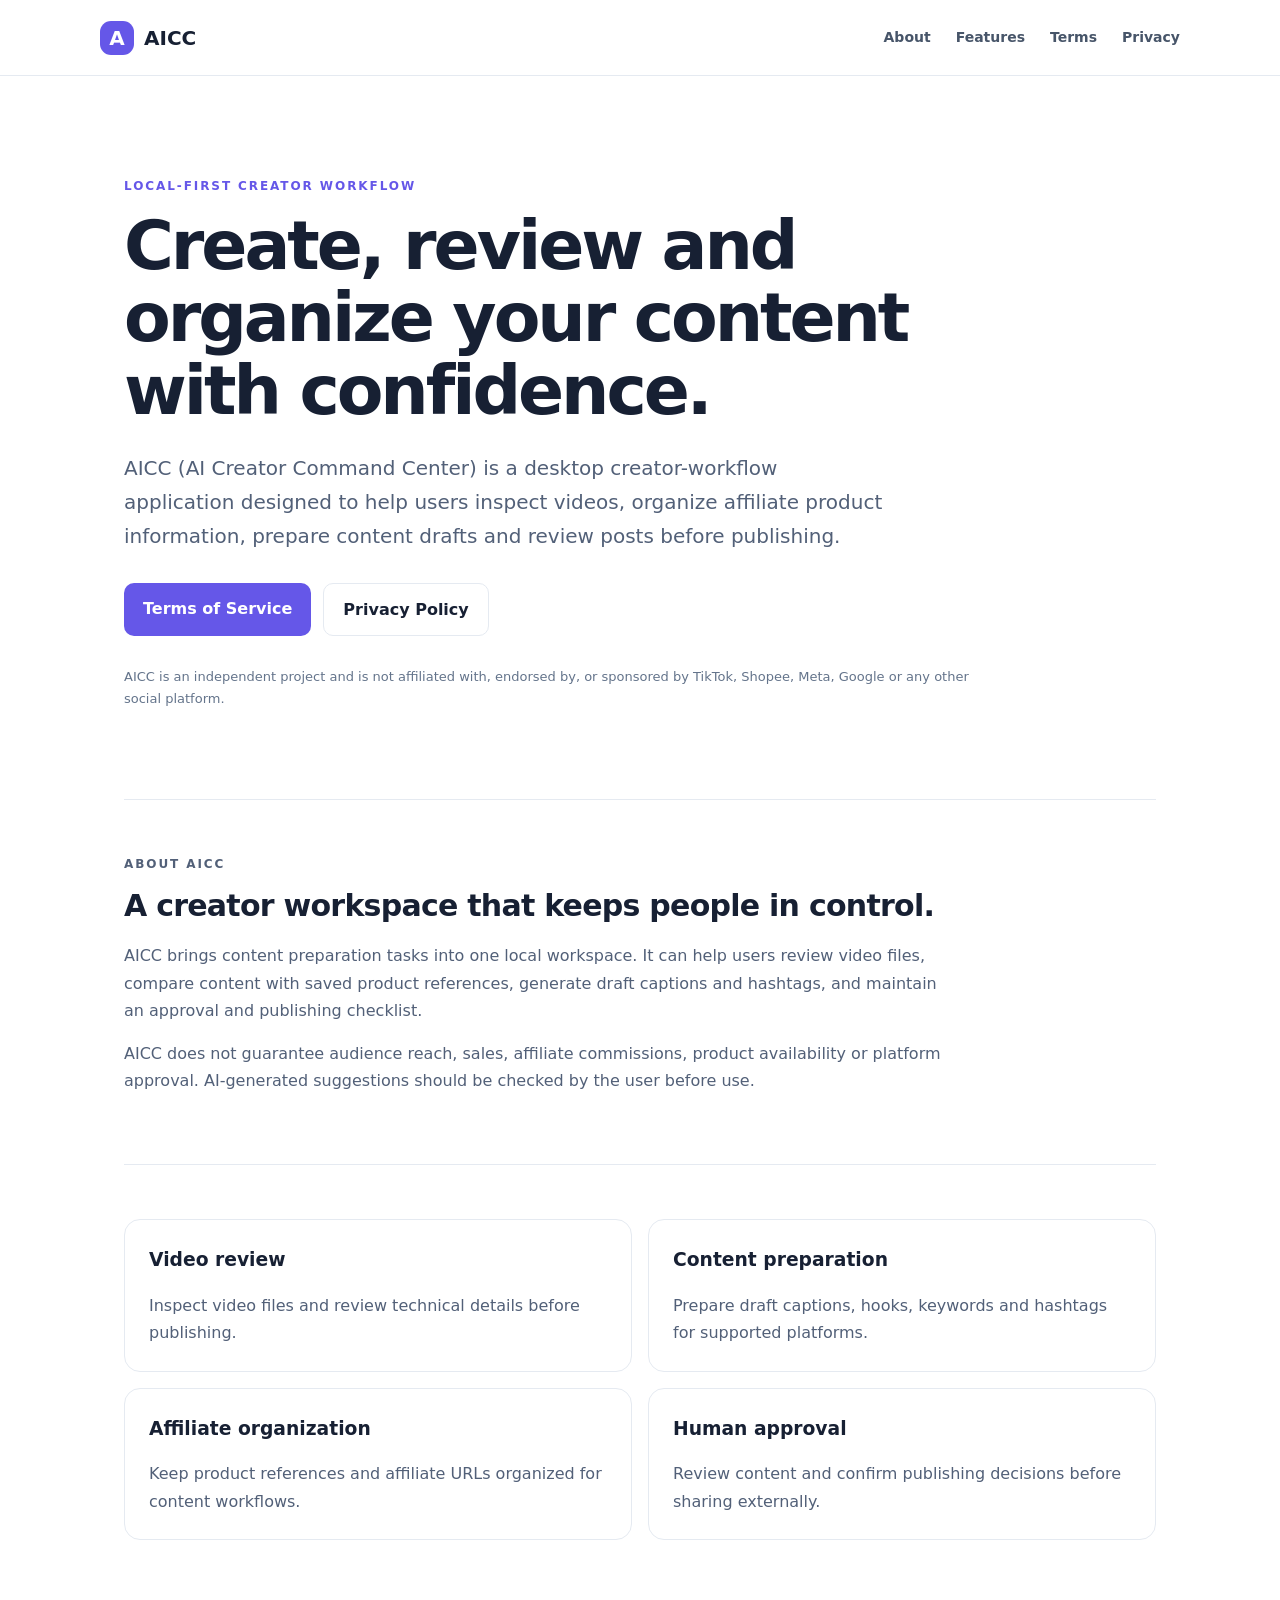
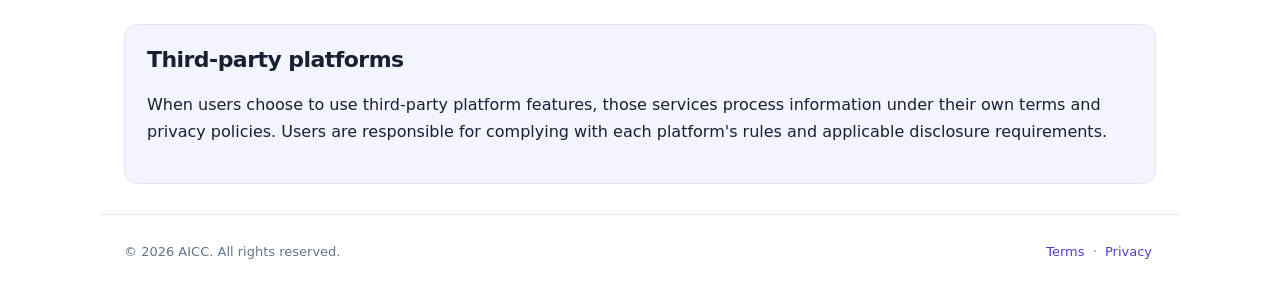
<file: index.html>
<!doctype html>
<html lang="en">
<head>
  <meta charset="utf-8">
  <meta name="viewport" content="width=device-width, initial-scale=1">
  <meta name="description" content="AICC — a local-first AI Creator Command Center for organizing, reviewing and preparing social content.">
  <title>AICC — AI Creator Command Center</title>
  <link rel="stylesheet" href="assets/style.css">
</head>
<body>
  <header class="site-header">
    <a class="brand" href="./"><span class="brand-mark">A</span><span>AICC</span></a>
    <nav><a href="#about">About</a><a href="#features">Features</a><a href="terms.html">Terms</a><a href="privacy.html">Privacy</a></nav>
  </header>
  <main>
    <section class="hero">
      <p class="eyebrow">LOCAL-FIRST CREATOR WORKFLOW</p>
      <h1>Create, review and organize your content with confidence.</h1>
      <p class="lead">AICC (AI Creator Command Center) is a desktop creator-workflow application designed to help users inspect videos, organize affiliate product information, prepare content drafts and review posts before publishing.</p>
      <div class="actions"><a class="button primary" href="terms.html">Terms of Service</a><a class="button secondary" href="privacy.html">Privacy Policy</a></div>
      <p class="small">AICC is an independent project and is not affiliated with, endorsed by, or sponsored by TikTok, Shopee, Meta, Google or any other social platform.</p>
    </section>
    <section id="about" class="section">
      <p class="eyebrow">ABOUT AICC</p><h2>A creator workspace that keeps people in control.</h2>
      <p>AICC brings content preparation tasks into one local workspace. It can help users review video files, compare content with saved product references, generate draft captions and hashtags, and maintain an approval and publishing checklist.</p>
      <p>AICC does not guarantee audience reach, sales, affiliate commissions, product availability or platform approval. AI-generated suggestions should be checked by the user before use.</p>
    </section>
    <section id="features" class="section feature-grid">
      <article><h3>Video review</h3><p>Inspect video files and review technical details before publishing.</p></article>
      <article><h3>Content preparation</h3><p>Prepare draft captions, hooks, keywords and hashtags for supported platforms.</p></article>
      <article><h3>Affiliate organization</h3><p>Keep product references and affiliate URLs organized for content workflows.</p></article>
      <article><h3>Human approval</h3><p>Review content and confirm publishing decisions before sharing externally.</p></article>
    </section>
    <section class="notice">
      <h2>Third-party platforms</h2>
      <p>When users choose to use third-party platform features, those services process information under their own terms and privacy policies. Users are responsible for complying with each platform's rules and applicable disclosure requirements.</p>
    </section>
  </main>
  <footer><span>© <span id="year"></span> AICC. All rights reserved.</span><span><a href="terms.html">Terms</a> · <a href="privacy.html">Privacy</a></span></footer>
  <script>document.getElementById('year').textContent = new Date().getFullYear();</script>
</body>
</html>
</file>
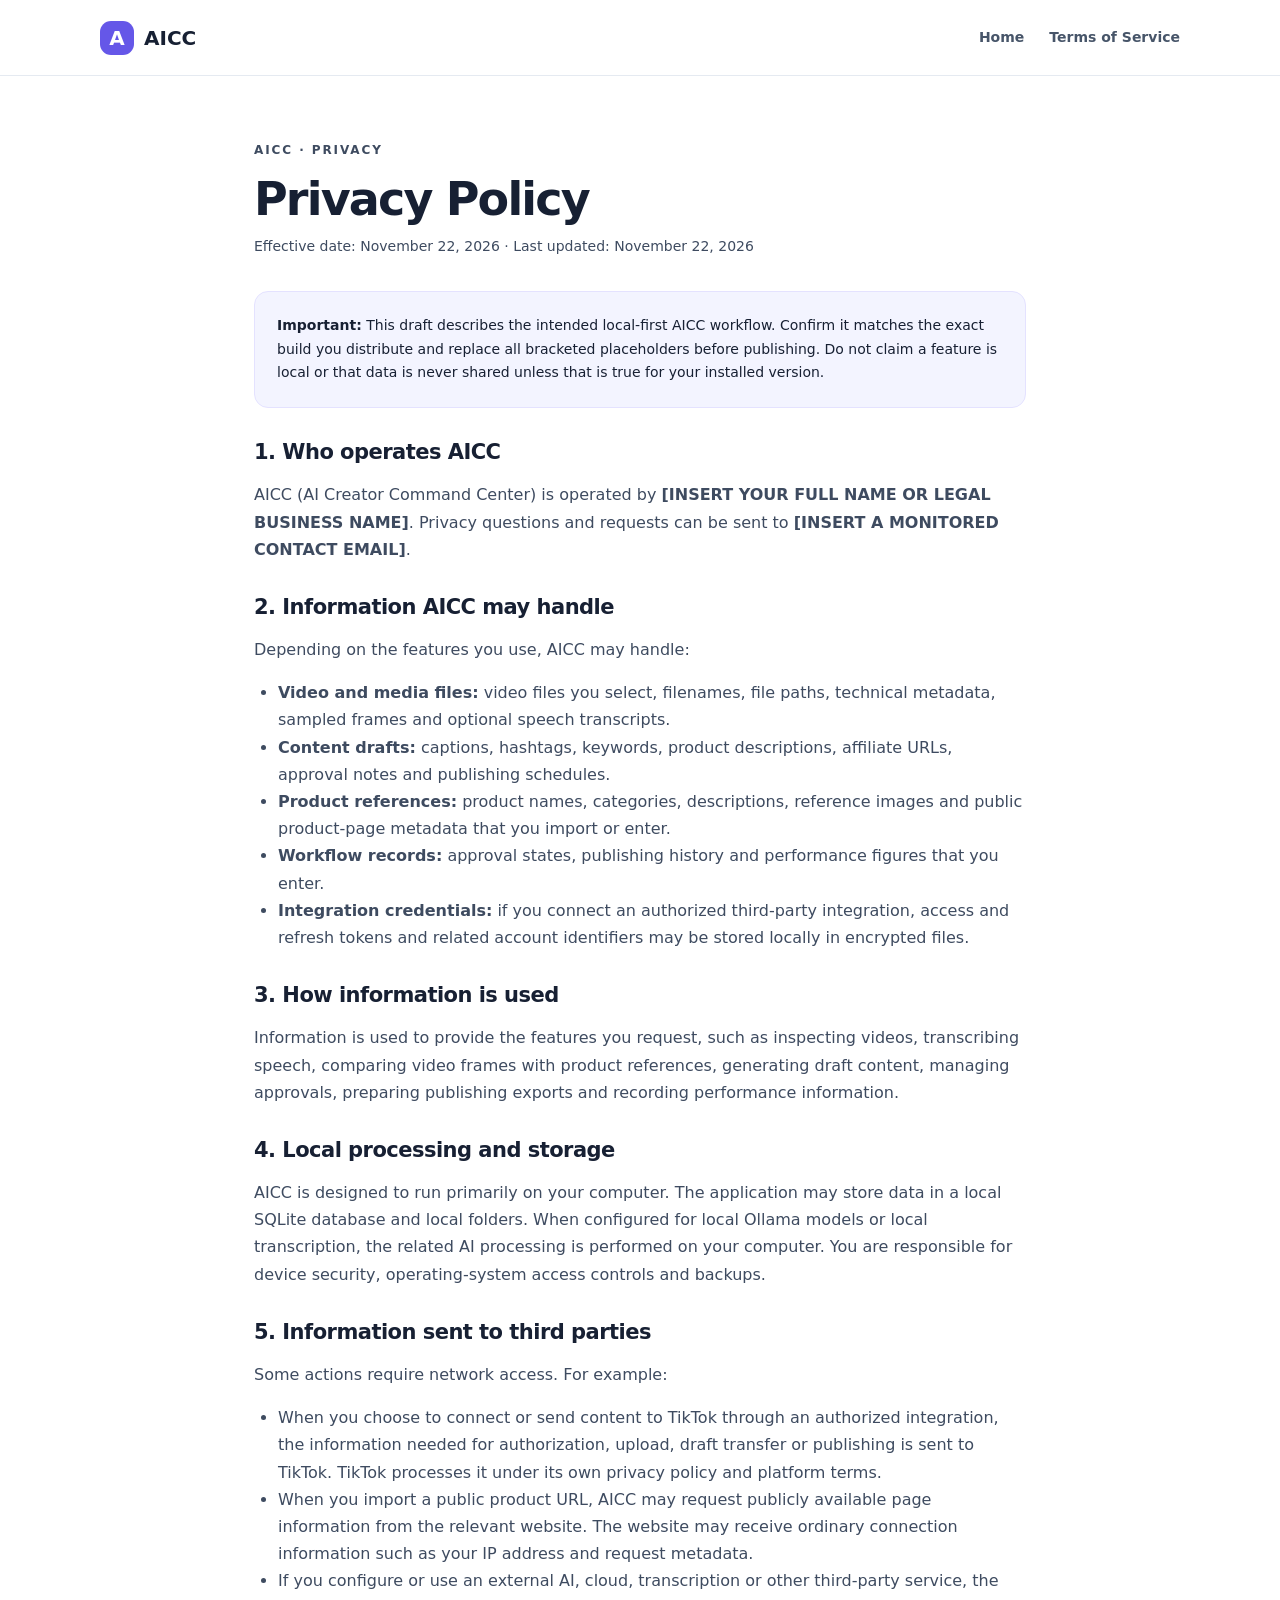
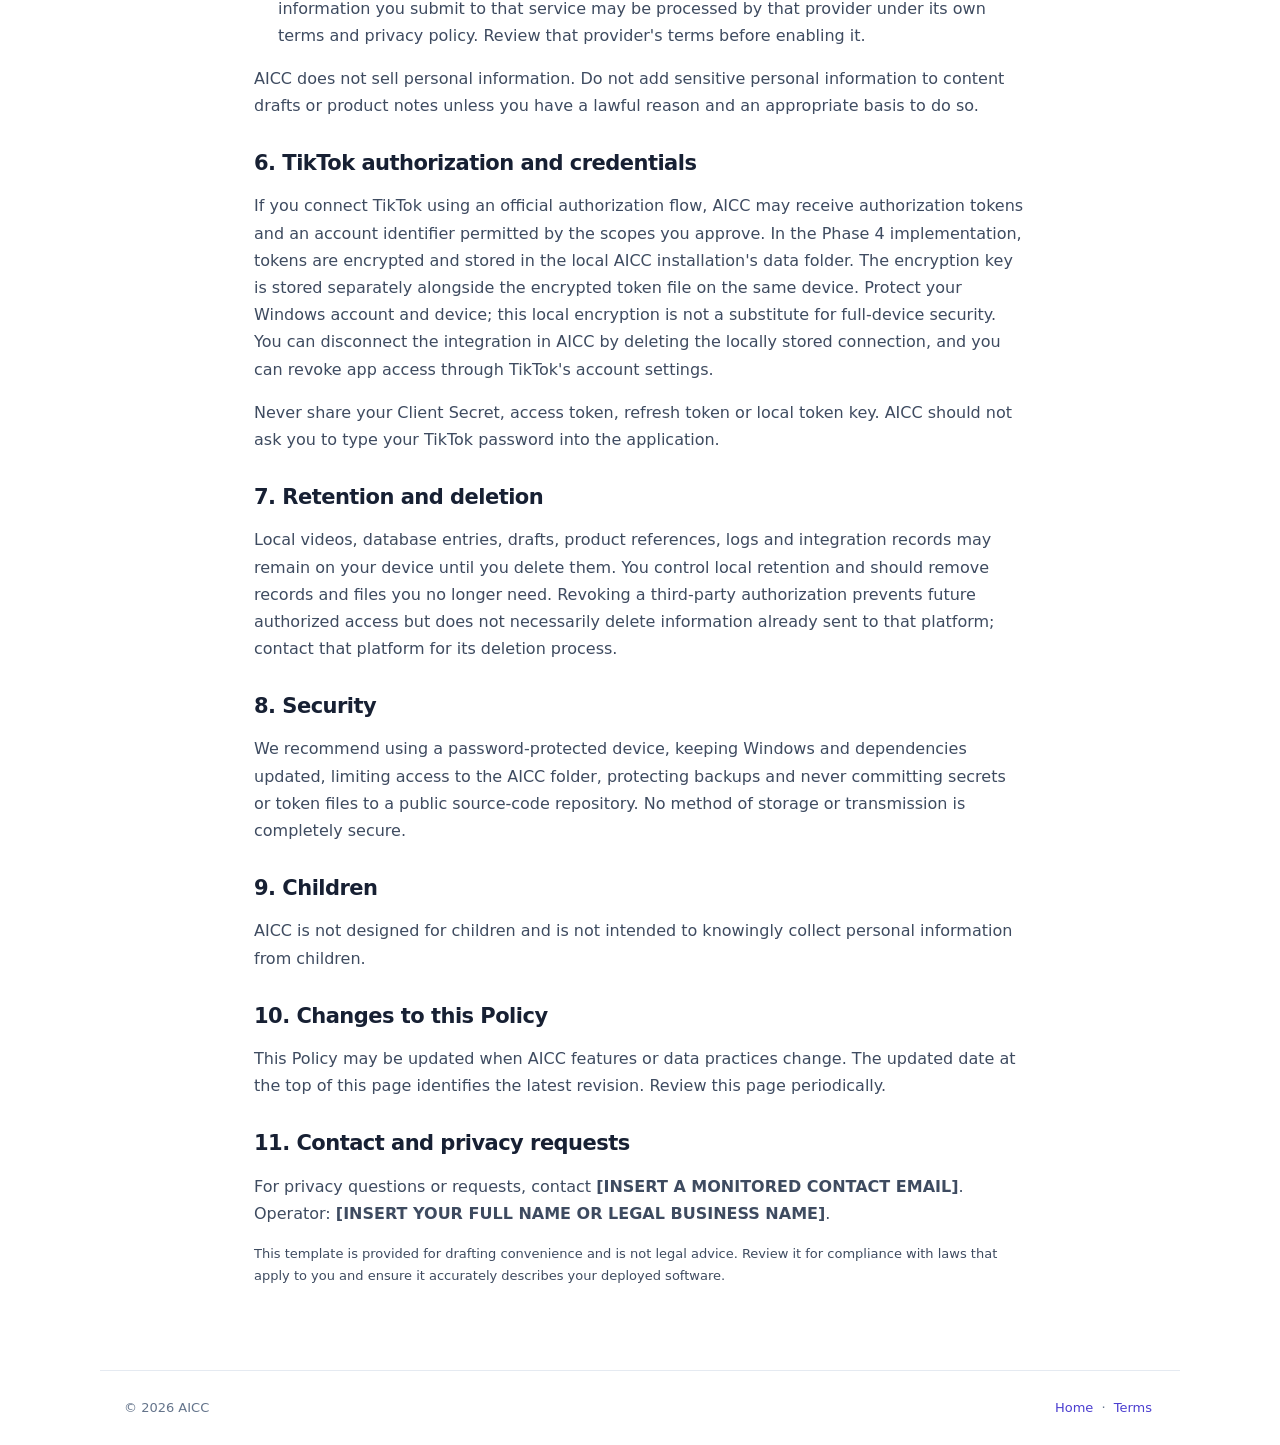
<file: privacy.html>
<!doctype html>
<html lang="en">
<head><meta charset="utf-8"><meta name="viewport" content="width=device-width, initial-scale=1"><title>Privacy Policy — AICC</title><link rel="stylesheet" href="assets/style.css"></head>
<body>
<header class="site-header"><a class="brand" href="./"><span class="brand-mark">A</span><span>AICC</span></a><nav><a href="./">Home</a><a href="terms.html">Terms of Service</a></nav></header>
<main class="document">
  <p class="eyebrow">AICC · PRIVACY</p><h1>Privacy Policy</h1>
  <p class="updated">Effective date: November 22, 2026 · Last updated: November 22, 2026</p>
  <div class="notice"><strong>Important:</strong> This draft describes the intended local-first AICC workflow. Confirm it matches the exact build you distribute and replace all bracketed placeholders before publishing. Do not claim a feature is local or that data is never shared unless that is true for your installed version.</div>
  <h2>1. Who operates AICC</h2>
  <p>AICC (AI Creator Command Center) is operated by <strong>[INSERT YOUR FULL NAME OR LEGAL BUSINESS NAME]</strong>. Privacy questions and requests can be sent to <strong>[INSERT A MONITORED CONTACT EMAIL]</strong>.</p>
  <h2>2. Information AICC may handle</h2>
  <p>Depending on the features you use, AICC may handle:</p>
  <ul>
    <li><strong>Video and media files:</strong> video files you select, filenames, file paths, technical metadata, sampled frames and optional speech transcripts.</li>
    <li><strong>Content drafts:</strong> captions, hashtags, keywords, product descriptions, affiliate URLs, approval notes and publishing schedules.</li>
    <li><strong>Product references:</strong> product names, categories, descriptions, reference images and public product-page metadata that you import or enter.</li>
    <li><strong>Workflow records:</strong> approval states, publishing history and performance figures that you enter.</li>
    <li><strong>Integration credentials:</strong> if you connect an authorized third-party integration, access and refresh tokens and related account identifiers may be stored locally in encrypted files.</li>
  </ul>
  <h2>3. How information is used</h2>
  <p>Information is used to provide the features you request, such as inspecting videos, transcribing speech, comparing video frames with product references, generating draft content, managing approvals, preparing publishing exports and recording performance information.</p>
  <h2>4. Local processing and storage</h2>
  <p>AICC is designed to run primarily on your computer. The application may store data in a local SQLite database and local folders. When configured for local Ollama models or local transcription, the related AI processing is performed on your computer. You are responsible for device security, operating-system access controls and backups.</p>
  <h2>5. Information sent to third parties</h2>
  <p>Some actions require network access. For example:</p>
  <ul>
    <li>When you choose to connect or send content to TikTok through an authorized integration, the information needed for authorization, upload, draft transfer or publishing is sent to TikTok. TikTok processes it under its own privacy policy and platform terms.</li>
    <li>When you import a public product URL, AICC may request publicly available page information from the relevant website. The website may receive ordinary connection information such as your IP address and request metadata.</li>
    <li>If you configure or use an external AI, cloud, transcription or other third-party service, the information you submit to that service may be processed by that provider under its own terms and privacy policy. Review that provider's terms before enabling it.</li>
  </ul>
  <p>AICC does not sell personal information. Do not add sensitive personal information to content drafts or product notes unless you have a lawful reason and an appropriate basis to do so.</p>
  <h2>6. TikTok authorization and credentials</h2>
  <p>If you connect TikTok using an official authorization flow, AICC may receive authorization tokens and an account identifier permitted by the scopes you approve. In the Phase 4 implementation, tokens are encrypted and stored in the local AICC installation's data folder. The encryption key is stored separately alongside the encrypted token file on the same device. Protect your Windows account and device; this local encryption is not a substitute for full-device security. You can disconnect the integration in AICC by deleting the locally stored connection, and you can revoke app access through TikTok's account settings.</p>
  <p>Never share your Client Secret, access token, refresh token or local token key. AICC should not ask you to type your TikTok password into the application.</p>
  <h2>7. Retention and deletion</h2>
  <p>Local videos, database entries, drafts, product references, logs and integration records may remain on your device until you delete them. You control local retention and should remove records and files you no longer need. Revoking a third-party authorization prevents future authorized access but does not necessarily delete information already sent to that platform; contact that platform for its deletion process.</p>
  <h2>8. Security</h2>
  <p>We recommend using a password-protected device, keeping Windows and dependencies updated, limiting access to the AICC folder, protecting backups and never committing secrets or token files to a public source-code repository. No method of storage or transmission is completely secure.</p>
  <h2>9. Children</h2>
  <p>AICC is not designed for children and is not intended to knowingly collect personal information from children.</p>
  <h2>10. Changes to this Policy</h2>
  <p>This Policy may be updated when AICC features or data practices change. The updated date at the top of this page identifies the latest revision. Review this page periodically.</p>
  <h2>11. Contact and privacy requests</h2>
  <p>For privacy questions or requests, contact <strong>[INSERT A MONITORED CONTACT EMAIL]</strong>. Operator: <strong>[INSERT YOUR FULL NAME OR LEGAL BUSINESS NAME]</strong>.</p>
  <p class="small">This template is provided for drafting convenience and is not legal advice. Review it for compliance with laws that apply to you and ensure it accurately describes your deployed software.</p>
</main>
<footer><span>© 2026 AICC</span><span><a href="./">Home</a> · <a href="terms.html">Terms</a></span></footer>
</body></html>
</file>
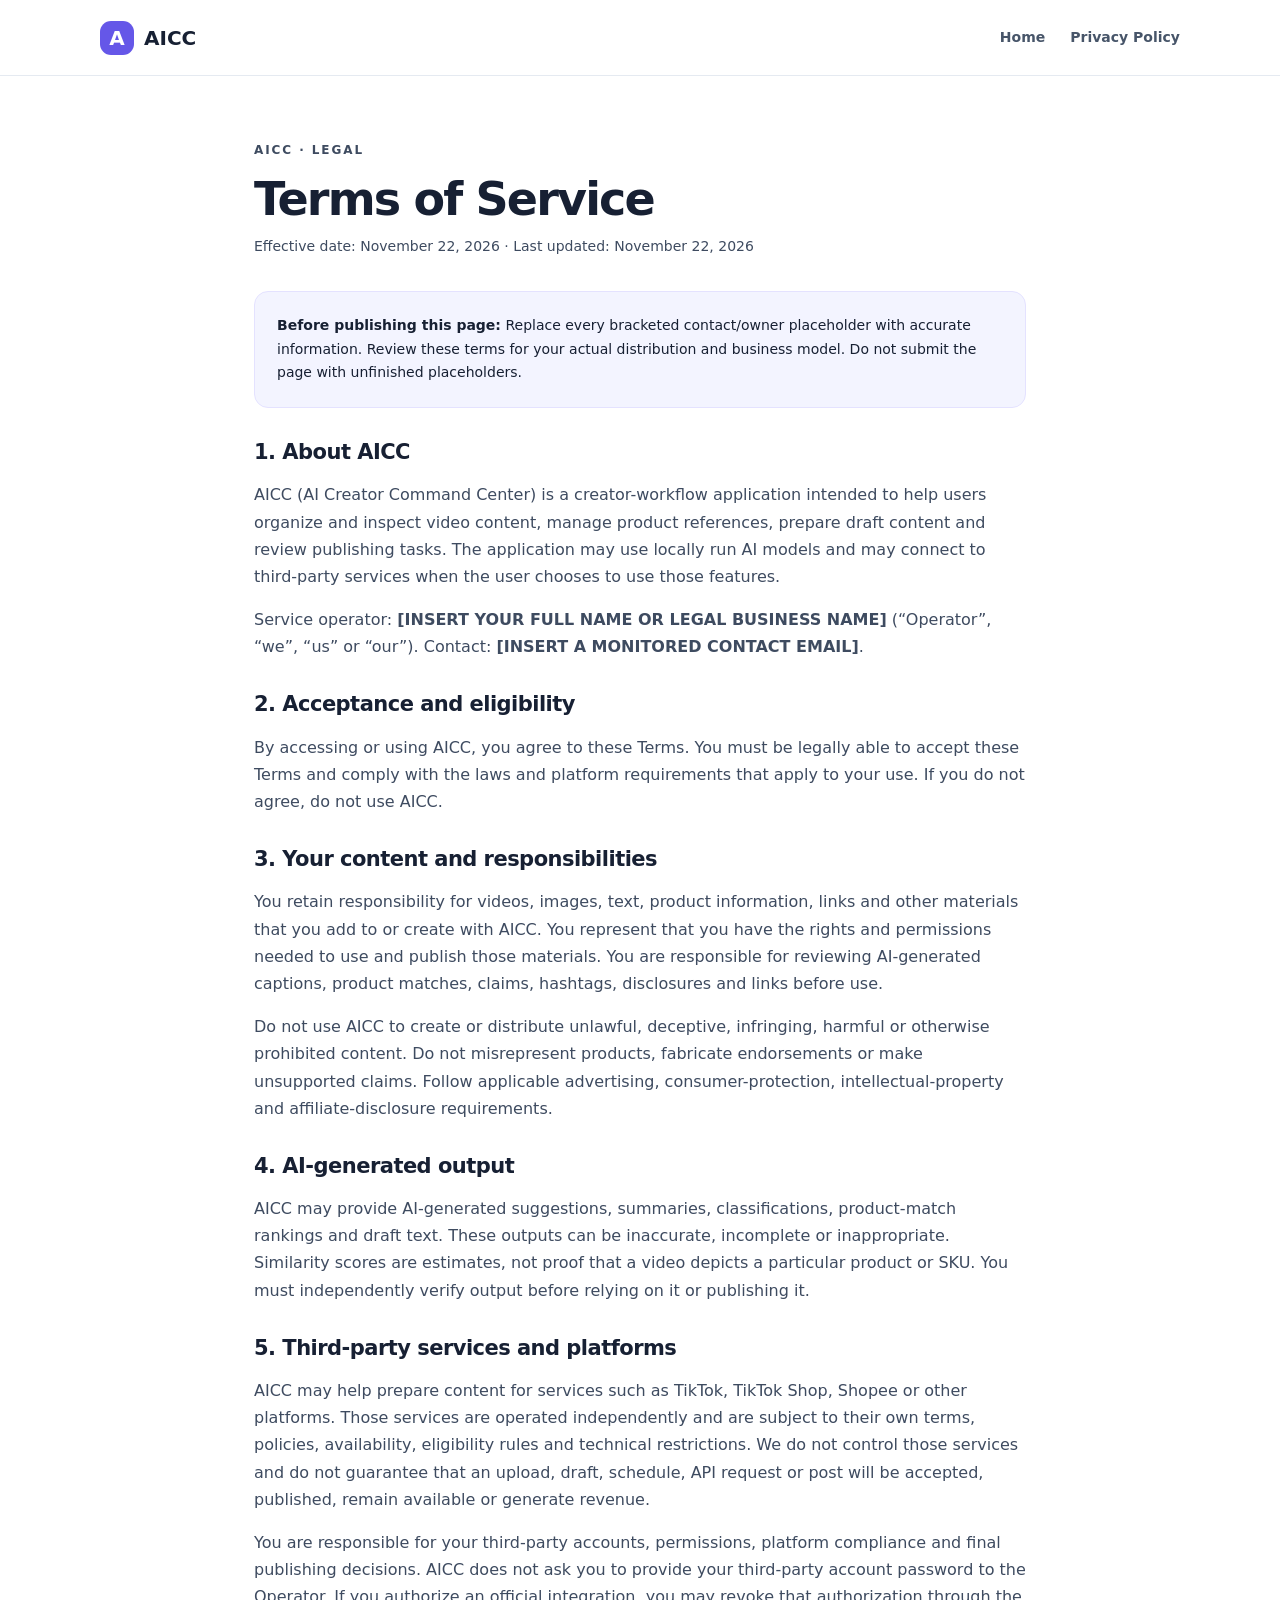
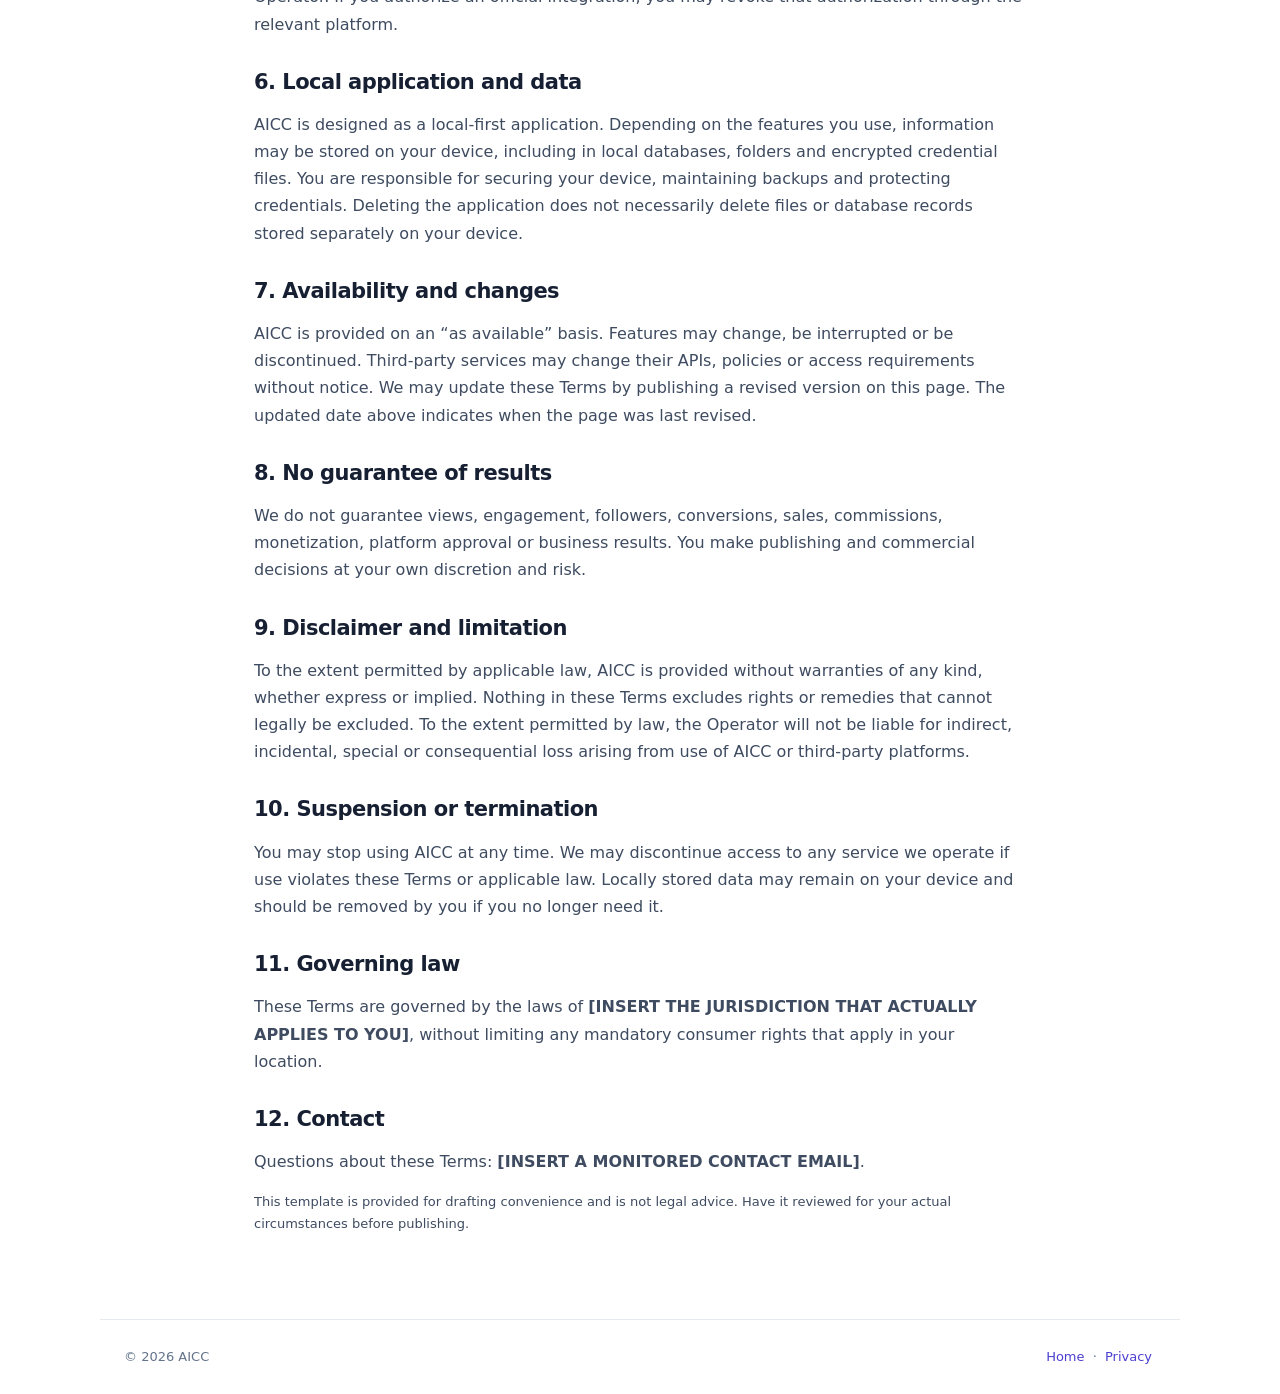
<file: terms.html>
<!doctype html>
<html lang="en">
<head><meta charset="utf-8"><meta name="viewport" content="width=device-width, initial-scale=1"><title>Terms of Service — AICC</title><link rel="stylesheet" href="assets/style.css"></head>
<body>
<header class="site-header"><a class="brand" href="./"><span class="brand-mark">A</span><span>AICC</span></a><nav><a href="./">Home</a><a href="privacy.html">Privacy Policy</a></nav></header>
<main class="document">
  <p class="eyebrow">AICC · LEGAL</p><h1>Terms of Service</h1>
  <p class="updated">Effective date: November 22, 2026 · Last updated: November 22, 2026</p>
  <div class="notice"><strong>Before publishing this page:</strong> Replace every bracketed contact/owner placeholder with accurate information. Review these terms for your actual distribution and business model. Do not submit the page with unfinished placeholders.</div>
  <h2>1. About AICC</h2>
  <p>AICC (AI Creator Command Center) is a creator-workflow application intended to help users organize and inspect video content, manage product references, prepare draft content and review publishing tasks. The application may use locally run AI models and may connect to third-party services when the user chooses to use those features.</p>
  <p>Service operator: <strong>[INSERT YOUR FULL NAME OR LEGAL BUSINESS NAME]</strong> (“Operator”, “we”, “us” or “our”). Contact: <strong>[INSERT A MONITORED CONTACT EMAIL]</strong>.</p>
  <h2>2. Acceptance and eligibility</h2>
  <p>By accessing or using AICC, you agree to these Terms. You must be legally able to accept these Terms and comply with the laws and platform requirements that apply to your use. If you do not agree, do not use AICC.</p>
  <h2>3. Your content and responsibilities</h2>
  <p>You retain responsibility for videos, images, text, product information, links and other materials that you add to or create with AICC. You represent that you have the rights and permissions needed to use and publish those materials. You are responsible for reviewing AI-generated captions, product matches, claims, hashtags, disclosures and links before use.</p>
  <p>Do not use AICC to create or distribute unlawful, deceptive, infringing, harmful or otherwise prohibited content. Do not misrepresent products, fabricate endorsements or make unsupported claims. Follow applicable advertising, consumer-protection, intellectual-property and affiliate-disclosure requirements.</p>
  <h2>4. AI-generated output</h2>
  <p>AICC may provide AI-generated suggestions, summaries, classifications, product-match rankings and draft text. These outputs can be inaccurate, incomplete or inappropriate. Similarity scores are estimates, not proof that a video depicts a particular product or SKU. You must independently verify output before relying on it or publishing it.</p>
  <h2>5. Third-party services and platforms</h2>
  <p>AICC may help prepare content for services such as TikTok, TikTok Shop, Shopee or other platforms. Those services are operated independently and are subject to their own terms, policies, availability, eligibility rules and technical restrictions. We do not control those services and do not guarantee that an upload, draft, schedule, API request or post will be accepted, published, remain available or generate revenue.</p>
  <p>You are responsible for your third-party accounts, permissions, platform compliance and final publishing decisions. AICC does not ask you to provide your third-party account password to the Operator. If you authorize an official integration, you may revoke that authorization through the relevant platform.</p>
  <h2>6. Local application and data</h2>
  <p>AICC is designed as a local-first application. Depending on the features you use, information may be stored on your device, including in local databases, folders and encrypted credential files. You are responsible for securing your device, maintaining backups and protecting credentials. Deleting the application does not necessarily delete files or database records stored separately on your device.</p>
  <h2>7. Availability and changes</h2>
  <p>AICC is provided on an “as available” basis. Features may change, be interrupted or be discontinued. Third-party services may change their APIs, policies or access requirements without notice. We may update these Terms by publishing a revised version on this page. The updated date above indicates when the page was last revised.</p>
  <h2>8. No guarantee of results</h2>
  <p>We do not guarantee views, engagement, followers, conversions, sales, commissions, monetization, platform approval or business results. You make publishing and commercial decisions at your own discretion and risk.</p>
  <h2>9. Disclaimer and limitation</h2>
  <p>To the extent permitted by applicable law, AICC is provided without warranties of any kind, whether express or implied. Nothing in these Terms excludes rights or remedies that cannot legally be excluded. To the extent permitted by law, the Operator will not be liable for indirect, incidental, special or consequential loss arising from use of AICC or third-party platforms.</p>
  <h2>10. Suspension or termination</h2>
  <p>You may stop using AICC at any time. We may discontinue access to any service we operate if use violates these Terms or applicable law. Locally stored data may remain on your device and should be removed by you if you no longer need it.</p>
  <h2>11. Governing law</h2>
  <p>These Terms are governed by the laws of <strong>[INSERT THE JURISDICTION THAT ACTUALLY APPLIES TO YOU]</strong>, without limiting any mandatory consumer rights that apply in your location.</p>
  <h2>12. Contact</h2>
  <p>Questions about these Terms: <strong>[INSERT A MONITORED CONTACT EMAIL]</strong>.</p>
  <p class="small">This template is provided for drafting convenience and is not legal advice. Have it reviewed for your actual circumstances before publishing.</p>
</main>
<footer><span>© 2026 AICC</span><span><a href="./">Home</a> · <a href="privacy.html">Privacy</a></span></footer>
</body></html>
</file>
<file: assets/style.css>
:root{--ink:#172033;--muted:#64748b;--line:#e5eaf1;--paper:#f7f9fc;--accent:#6557e8;--accent2:#4c3fd0}
*{box-sizing:border-box}html{scroll-behavior:smooth}body{margin:0;background:#fff;color:var(--ink);font:16px/1.7 Inter,ui-sans-serif,system-ui,-apple-system,"Segoe UI",sans-serif}
a{color:var(--accent2);text-decoration:none}a:hover{text-decoration:underline}.site-header{height:76px;padding:0 max(24px,calc((100% - 1080px)/2));display:flex;align-items:center;justify-content:space-between;border-bottom:1px solid var(--line);background:#fff}.brand{display:flex;gap:10px;align-items:center;font-weight:800;color:var(--ink);font-size:20px}.brand-mark{display:grid;place-items:center;width:34px;height:34px;border-radius:11px;background:var(--accent);color:white}.site-header nav{display:flex;gap:25px;font-size:14px;font-weight:600}.site-header nav a{color:#475569}
main{max-width:1080px;margin:auto;padding:0 24px}.hero{padding:100px 0 76px;max-width:850px}.eyebrow{font-size:12px;letter-spacing:.16em;font-weight:800;color:var(--accent);margin:0 0 14px}.hero h1{font-size:clamp(40px,6vw,68px);line-height:1.06;letter-spacing:-.045em;margin:0 0 24px}.lead{font-size:20px;color:#526078;max-width:760px}.actions{display:flex;gap:12px;margin:30px 0}.button{display:inline-block;padding:12px 19px;border-radius:10px;font-weight:700}.primary{background:var(--accent);color:#fff}.secondary{border:1px solid var(--line);color:var(--ink)}.small{font-size:13px;color:var(--muted)}.section{padding:54px 0;border-top:1px solid var(--line)}h2{font-size:30px;line-height:1.2;letter-spacing:-.025em;margin:0 0 18px}h3{margin:0 0 8px}.section p{max-width:820px;color:#526078}.feature-grid{display:grid;grid-template-columns:repeat(2,1fr);gap:16px}.feature-grid article{padding:24px;border:1px solid var(--line);border-radius:16px}.feature-grid p{margin-bottom:0}.notice{background:#f3f4ff;border:1px solid #e4e2ff;border-radius:14px;padding:22px;margin:30px 0}.notice h2{font-size:22px}.document{max-width:820px;padding-top:64px;padding-bottom:70px}.document h1{font-size:46px;letter-spacing:-.04em;line-height:1.1;margin:0 0 10px}.updated{color:var(--muted);font-size:14px;margin:0 0 32px}.document h2{font-size:21px;margin:32px 0 8px}.document p,.document li{color:#3e4b60}.document ul{padding-left:24px}.document .notice{font-size:14px}footer{max-width:1080px;margin:0 auto;padding:26px 24px;border-top:1px solid var(--line);display:flex;justify-content:space-between;color:var(--muted);font-size:13px}footer a{margin:0 4px}
@media(max-width:640px){.site-header{height:auto;min-height:70px;align-items:flex-start;padding:16px 20px;gap:15px;flex-direction:column}.site-header nav{gap:16px;flex-wrap:wrap}.hero{padding:65px 0 48px}.feature-grid{grid-template-columns:1fr}.document h1{font-size:38px}footer{gap:10px;flex-direction:column}}
</file>
